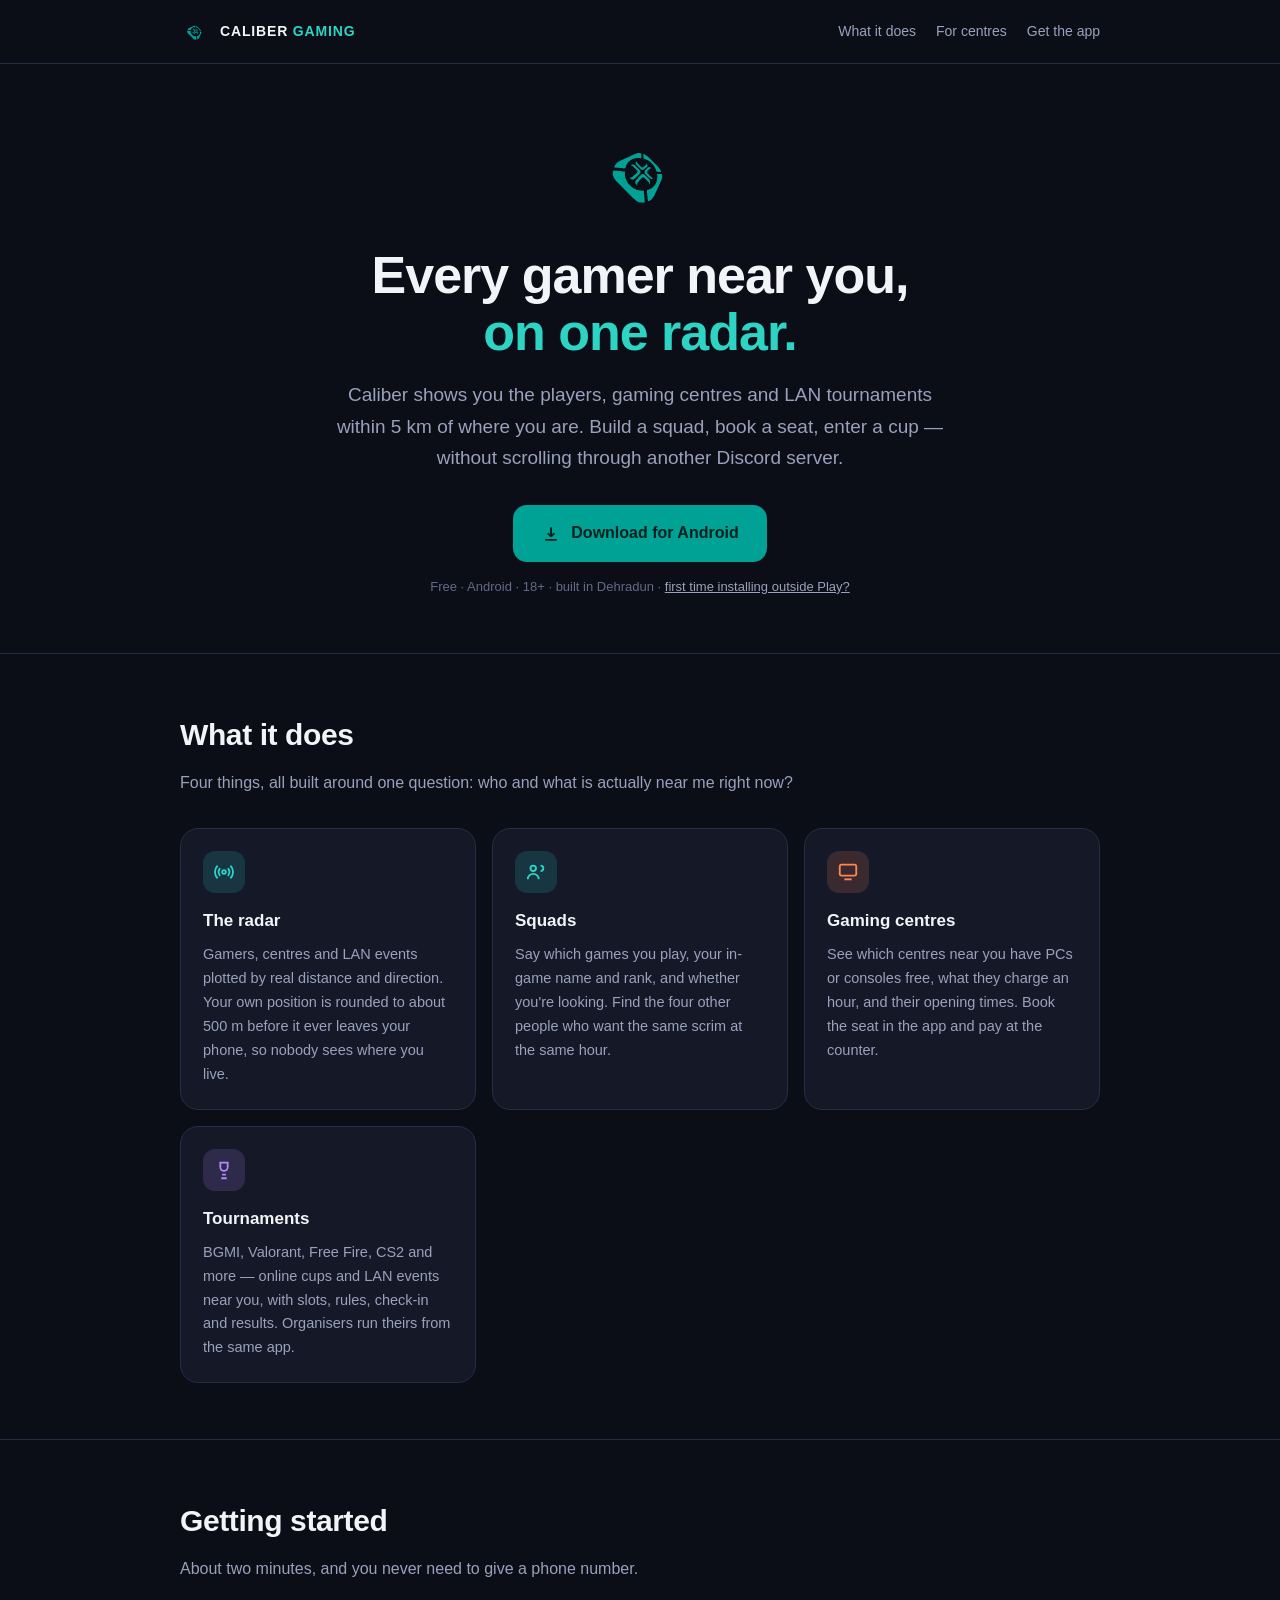
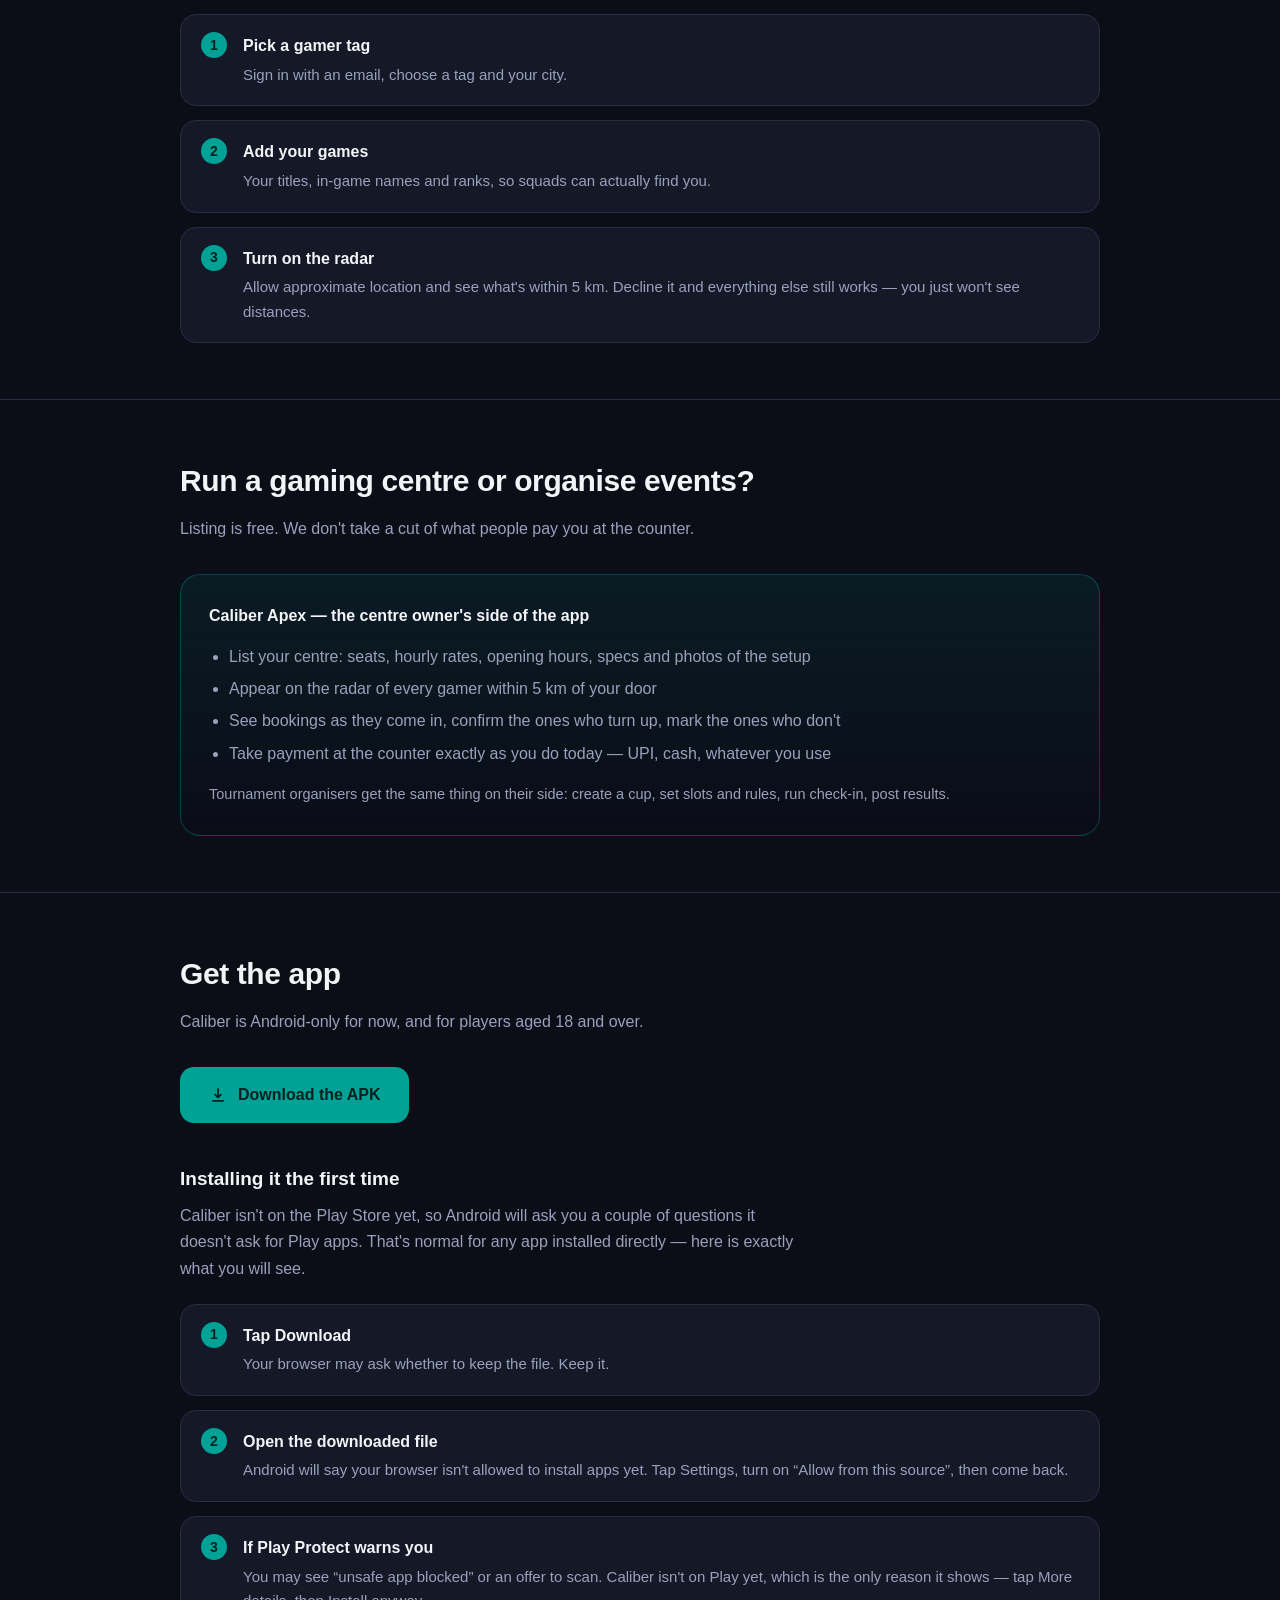
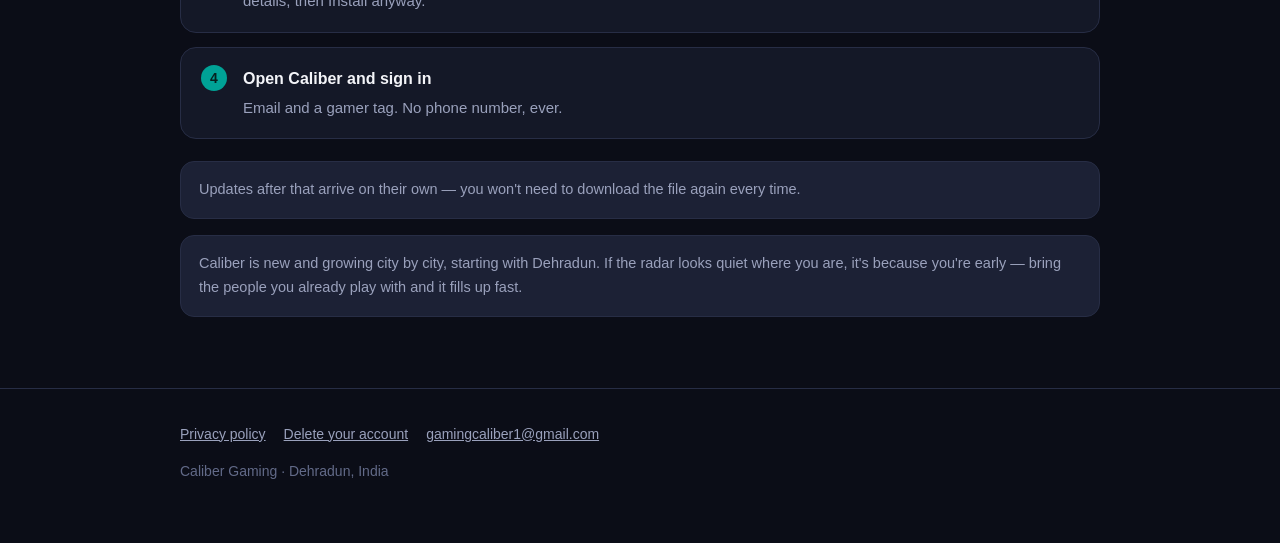
<file: index.html>
<!doctype html>
<html lang="en">
<head>
<meta charset="utf-8">
<meta name="viewport" content="width=device-width, initial-scale=1">
<title>Caliber Gaming — find gamers, centres and LAN events near you</title>
<meta name="description" content="Caliber Gaming shows you the players, gaming centres and LAN tournaments within 5 km of you. Build a squad, book a seat, enter a cup. Android, India.">
<meta property="og:title" content="Caliber Gaming">
<meta property="og:description" content="Find gamers, gaming centres and LAN events near you.">
<meta property="og:image" content="og.png">
<meta property="og:type" content="website">
<meta name="theme-color" content="#0B0D17">
<link rel="icon" href="logo.svg" type="image/svg+xml">
<link rel="apple-touch-icon" href="apple-touch-icon.png">
<style>
  :root{
    --bg:#0B0D17; --surface:#141827; --surface2:#1C2135; --border:#272D45;
    --text:#F3F4F8; --muted:#9AA1BC; --faint:#626A88;
    --teal:#00A296; --teal-bright:#2DD4C4; --coral:#FF8551; --violet:#B387FF; --amber:#FFC145;
  }
  *{box-sizing:border-box}
  html{scroll-behavior:smooth}
  body{
    margin:0; background:var(--bg); color:var(--text);
    font:16px/1.65 -apple-system,BlinkMacSystemFont,"Segoe UI",Roboto,sans-serif;
    -webkit-font-smoothing:antialiased;
  }
  a{color:var(--teal-bright)}
  .wrap{max-width:960px;margin:0 auto;padding:0 20px}

  header{padding:20px 0;border-bottom:1px solid var(--border)}
  .bar{display:flex;align-items:center;justify-content:space-between;gap:16px}
  .brand{display:flex;align-items:center;gap:10px;text-decoration:none;color:var(--text)}
  .brand img{width:30px;height:auto;display:block}
  .brand b{font-weight:900;letter-spacing:.06em;font-size:14px}
  .brand b span{color:var(--teal-bright)}
  .nav{display:flex;gap:20px;font-size:14px}
  .nav a{color:var(--muted);text-decoration:none}
  .nav a:hover{color:var(--text)}

  .hero{padding:72px 0 56px;text-align:center}
  .hero img.mark{width:104px;height:auto;margin-bottom:28px}
  h1{font-size:clamp(32px,6vw,52px);line-height:1.1;margin:0 0 18px;letter-spacing:-1px;font-weight:800}
  h1 em{font-style:normal;color:var(--teal-bright)}
  .lede{font-size:clamp(16px,2.4vw,19px);color:var(--muted);max-width:620px;margin:0 auto 32px}
  .cta{display:inline-flex;align-items:center;gap:10px;background:var(--teal);color:#06211F;
       font-weight:800;font-size:16px;padding:15px 28px;border-radius:14px;text-decoration:none}
  .cta:hover{background:var(--teal-bright)}
  .sub{display:block;color:var(--faint);font-size:13px;margin-top:14px}

  section{padding:56px 0;border-top:1px solid var(--border)}
  h2{font-size:clamp(22px,3.5vw,30px);margin:0 0 10px;letter-spacing:-.4px}
  .sect-lede{color:var(--muted);margin:0 0 32px;max-width:620px}

  .grid{display:grid;grid-template-columns:repeat(auto-fit,minmax(240px,1fr));gap:16px}
  .card{background:var(--surface);border:1px solid var(--border);border-radius:18px;padding:22px}
  .card h3{margin:14px 0 8px;font-size:17px}
  .card p{margin:0;color:var(--muted);font-size:14.5px}
  .ico{width:42px;height:42px;border-radius:12px;display:flex;align-items:center;justify-content:center}

  .steps{counter-reset:s;display:grid;gap:14px;margin:0;padding:0;list-style:none}
  .steps li{counter-increment:s;background:var(--surface);border:1px solid var(--border);
            border-radius:16px;padding:18px 20px 18px 62px;position:relative;color:var(--muted);font-size:15px}
  .steps li b{color:var(--text);display:block;font-size:16px;margin-bottom:3px}
  .steps li::before{content:counter(s);position:absolute;left:20px;top:17px;width:26px;height:26px;
    border-radius:13px;background:var(--teal);color:#06211F;font-weight:800;font-size:14px;
    display:flex;align-items:center;justify-content:center}

  .owner{background:linear-gradient(180deg,rgba(0,162,150,.10),rgba(0,162,150,0));
         border:1px solid rgba(0,162,150,.35);border-radius:20px;padding:28px}
  .owner ul{margin:14px 0 0;padding-left:20px;color:var(--muted)}
  .owner li{margin:6px 0}

  .note{background:var(--surface2);border:1px solid var(--border);border-radius:14px;
        padding:16px 18px;color:var(--muted);font-size:14.5px}

  footer{border-top:1px solid var(--border);padding:34px 0 60px;color:var(--faint);font-size:14px}
  footer a{color:var(--muted)}
  .flinks{display:flex;flex-wrap:wrap;gap:18px;margin-bottom:14px}
</style>
</head>
<body>

<header>
  <div class="wrap bar">
    <a class="brand" href="#top"><img src="logo.svg" alt=""><b>CALIBER<span> GAMING</span></b></a>
    <nav class="nav">
      <a href="#what">What it does</a>
      <a href="#centres">For centres</a>
      <a href="#get">Get the app</a>
    </nav>
  </div>
</header>

<main id="top">

  <div class="wrap hero">
    <img class="mark" src="logo.svg" alt="Caliber Gaming">
    <h1>Every gamer near you,<br><em>on one radar.</em></h1>
    <p class="lede">
      Caliber shows you the players, gaming centres and LAN tournaments within 5 km of where you are.
      Build a squad, book a seat, enter a cup — without scrolling through another Discord server.
    </p>
    <a class="cta" href="https://github.com/calibergaming/releases/releases/latest/download/caliber-latest.apk">
      <svg width="20" height="20" viewBox="0 0 24 24" fill="none" stroke="currentColor" stroke-width="2.2" aria-hidden="true"><path d="M12 4v11m0 0l-4-4m4 4l4-4M5 19h14"/></svg>
      Download for Android
    </a>
    <span class="sub">Free · Android · 18+ · built in Dehradun · <a href="#install" style="color:var(--muted)">first time installing outside Play?</a></span>
  </div>

  <section id="what">
    <div class="wrap">
      <h2>What it does</h2>
      <p class="sect-lede">Four things, all built around one question: who and what is actually near me right now?</p>
      <div class="grid">

        <div class="card">
          <div class="ico" style="background:rgba(45,212,196,.16)">
            <svg width="22" height="22" viewBox="0 0 24 24" fill="none" stroke="#2DD4C4" stroke-width="2" aria-hidden="true"><circle cx="12" cy="12" r="2"/><path d="M16.2 7.8a6 6 0 0 1 0 8.4M7.8 16.2a6 6 0 0 1 0-8.4M19 5a10 10 0 0 1 0 14M5 19A10 10 0 0 1 5 5"/></svg>
          </div>
          <h3>The radar</h3>
          <p>Gamers, centres and LAN events plotted by real distance and direction. Your own position is rounded to about 500 m before it ever leaves your phone, so nobody sees where you live.</p>
        </div>

        <div class="card">
          <div class="ico" style="background:rgba(45,212,196,.16)">
            <svg width="22" height="22" viewBox="0 0 24 24" fill="none" stroke="#2DD4C4" stroke-width="2" aria-hidden="true"><circle cx="9" cy="8" r="3"/><path d="M3 20a6 6 0 0 1 12 0M17 11a3 3 0 0 0 0-6"/></svg>
          </div>
          <h3>Squads</h3>
          <p>Say which games you play, your in-game name and rank, and whether you're looking. Find the four other people who want the same scrim at the same hour.</p>
        </div>

        <div class="card">
          <div class="ico" style="background:rgba(255,133,81,.16)">
            <svg width="22" height="22" viewBox="0 0 24 24" fill="none" stroke="#FF8551" stroke-width="2" aria-hidden="true"><rect x="3" y="4" width="18" height="12" rx="2"/><path d="M8 20h8"/></svg>
          </div>
          <h3>Gaming centres</h3>
          <p>See which centres near you have PCs or consoles free, what they charge an hour, and their opening times. Book the seat in the app and pay at the counter.</p>
        </div>

        <div class="card">
          <div class="ico" style="background:rgba(179,135,255,.16)">
            <svg width="22" height="22" viewBox="0 0 24 24" fill="none" stroke="#B387FF" stroke-width="2" aria-hidden="true"><path d="M8 4h8v5a4 4 0 0 1-8 0zM10 17h4M9 21h6"/></svg>
          </div>
          <h3>Tournaments</h3>
          <p>BGMI, Valorant, Free Fire, CS2 and more — online cups and LAN events near you, with slots, rules, check-in and results. Organisers run theirs from the same app.</p>
        </div>

      </div>
    </div>
  </section>

  <section id="how">
    <div class="wrap">
      <h2>Getting started</h2>
      <p class="sect-lede">About two minutes, and you never need to give a phone number.</p>
      <ol class="steps">
        <li><b>Pick a gamer tag</b>Sign in with an email, choose a tag and your city.</li>
        <li><b>Add your games</b>Your titles, in-game names and ranks, so squads can actually find you.</li>
        <li><b>Turn on the radar</b>Allow approximate location and see what's within 5 km. Decline it and everything else still works — you just won't see distances.</li>
      </ol>
    </div>
  </section>

  <section id="centres">
    <div class="wrap">
      <h2>Run a gaming centre or organise events?</h2>
      <p class="sect-lede">Listing is free. We don't take a cut of what people pay you at the counter.</p>
      <div class="owner">
        <strong>Caliber Apex — the centre owner's side of the app</strong>
        <ul>
          <li>List your centre: seats, hourly rates, opening hours, specs and photos of the setup</li>
          <li>Appear on the radar of every gamer within 5 km of your door</li>
          <li>See bookings as they come in, confirm the ones who turn up, mark the ones who don't</li>
          <li>Take payment at the counter exactly as you do today — UPI, cash, whatever you use</li>
        </ul>
        <p style="margin:16px 0 0;color:var(--muted);font-size:14.5px">
          Tournament organisers get the same thing on their side: create a cup, set slots and rules, run check-in, post results.
        </p>
      </div>
    </div>
  </section>

  <section id="get">
    <div class="wrap">
      <h2>Get the app</h2>
      <p class="sect-lede">Caliber is Android-only for now, and for players aged 18 and over.</p>
      <a class="cta" href="https://github.com/calibergaming/releases/releases/latest/download/caliber-latest.apk">
        <svg width="20" height="20" viewBox="0 0 24 24" fill="none" stroke="currentColor" stroke-width="2.2" aria-hidden="true"><path d="M12 4v11m0 0l-4-4m4 4l4-4M5 19h14"/></svg>
        Download the APK
      </a>

      <h3 id="install" style="margin:40px 0 8px;font-size:19px">Installing it the first time</h3>
      <p class="sect-lede" style="margin-bottom:22px">
        Caliber isn't on the Play Store yet, so Android will ask you a couple of questions it doesn't ask
        for Play apps. That's normal for any app installed directly &mdash; here is exactly what you will see.
      </p>
      <ol class="steps">
        <li><b>Tap Download</b>Your browser may ask whether to keep the file. Keep it.</li>
        <li><b>Open the downloaded file</b>Android will say your browser isn't allowed to install apps yet. Tap Settings, turn on &ldquo;Allow from this source&rdquo;, then come back.</li>
        <li><b>If Play Protect warns you</b>You may see &ldquo;unsafe app blocked&rdquo; or an offer to scan. Caliber isn't on Play yet, which is the only reason it shows &mdash; tap More details, then Install anyway.</li>
        <li><b>Open Caliber and sign in</b>Email and a gamer tag. No phone number, ever.</li>
      </ol>
      <p class="note" style="margin-top:22px">
        Updates after that arrive on their own &mdash; you won't need to download the file again every time.
      </p>

      <p class="note" style="margin-top:16px">
        Caliber is new and growing city by city, starting with Dehradun. If the radar looks quiet where you are,
        it's because you're early &mdash; bring the people you already play with and it fills up fast.
      </p>
    </div>
  </section>

</main>

<footer>
  <div class="wrap">
    <div class="flinks">
      <a href="privacy.html">Privacy policy</a>
      <a href="delete-account.html">Delete your account</a>
      <a href="mailto:gamingcaliber1@gmail.com">gamingcaliber1@gmail.com</a>
    </div>
    Caliber Gaming · Dehradun, India
  </div>
</footer>

</body>
</html>
</file>
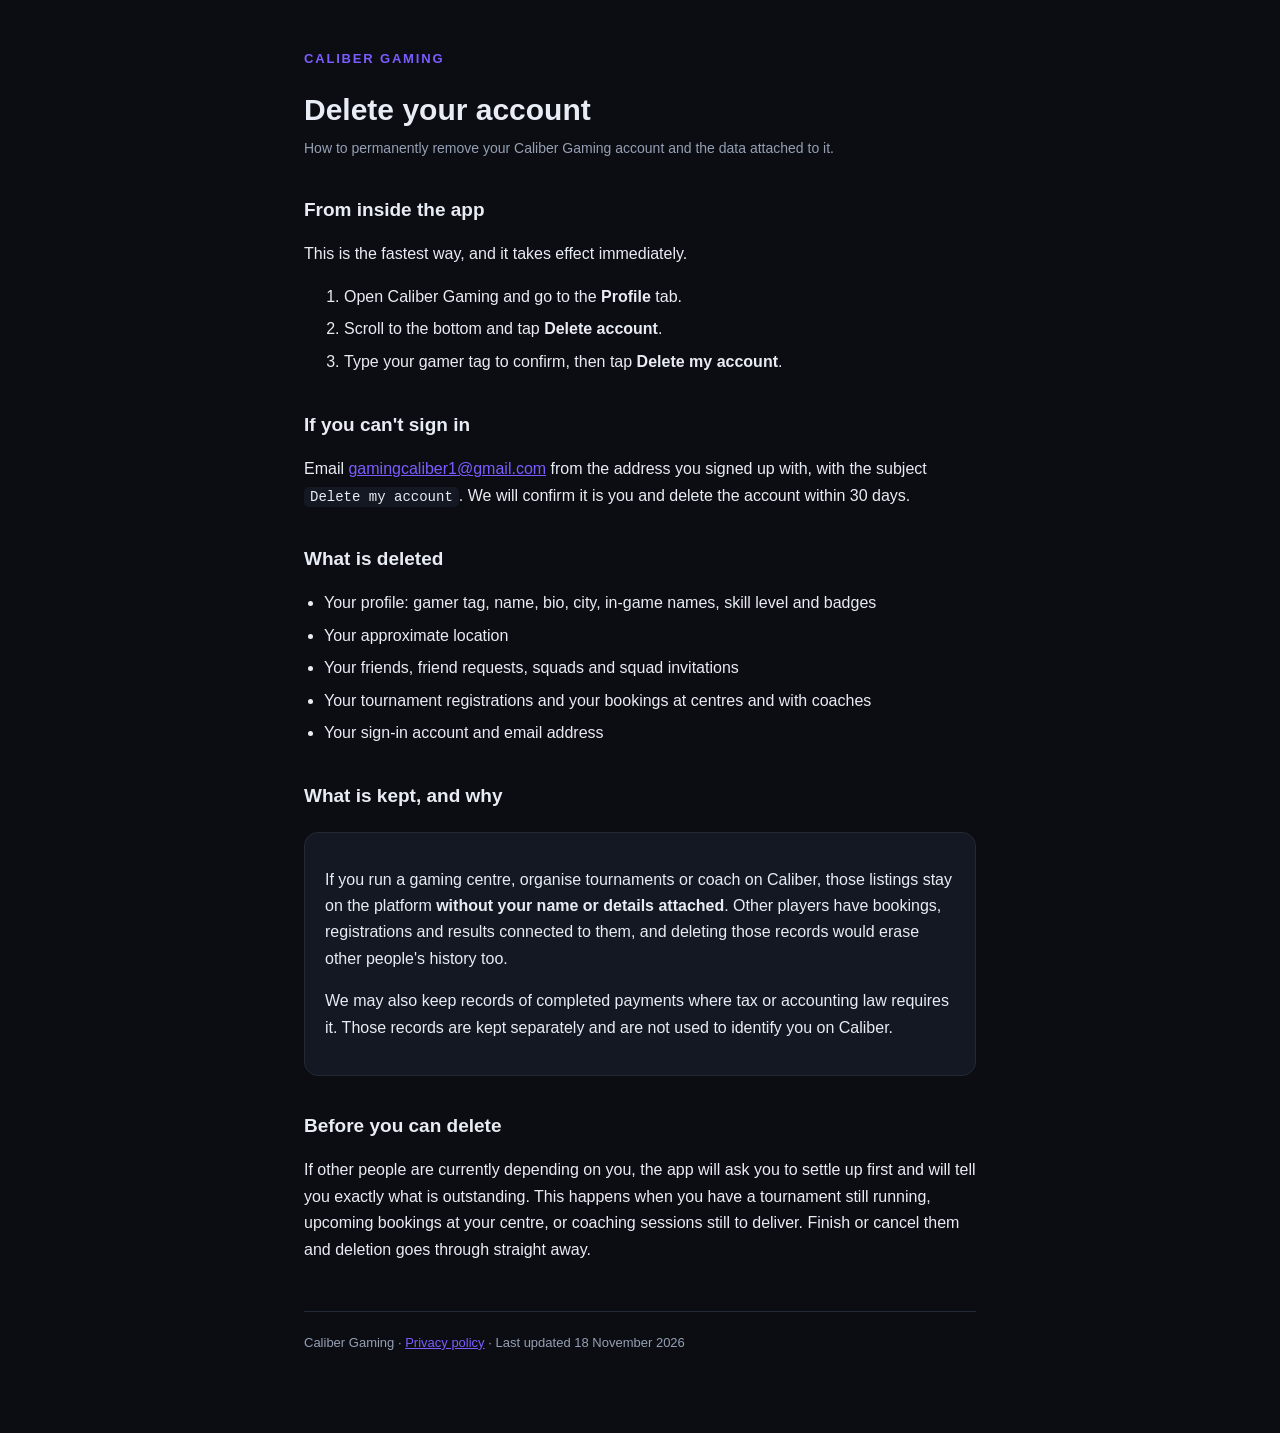
<file: delete-account.html>
<!DOCTYPE html>
<html lang="en"><head>
<meta charset="utf-8"><meta name="viewport" content="width=device-width,initial-scale=1">
<title>Delete your Caliber Gaming account</title><link rel="stylesheet" href="style.css">
</head><body><main>
<div class="brand">Caliber Gaming</div>
<h1>Delete your account</h1>
<p class="sub">How to permanently remove your Caliber Gaming account and the data attached to it.</p>

<h2>From inside the app</h2>
<p>This is the fastest way, and it takes effect immediately.</p>
<ol>
  <li>Open Caliber Gaming and go to the <strong>Profile</strong> tab.</li>
  <li>Scroll to the bottom and tap <strong>Delete account</strong>.</li>
  <li>Type your gamer tag to confirm, then tap <strong>Delete my account</strong>.</li>
</ol>

<h2>If you can't sign in</h2>
<p>Email <a href="mailto:gamingcaliber1@gmail.com">gamingcaliber1@gmail.com</a> from the address you signed up with, with the subject <code>Delete my account</code>. We will confirm it is you and delete the account within 30 days.</p>

<h2>What is deleted</h2>
<ul>
  <li>Your profile: gamer tag, name, bio, city, in-game names, skill level and badges</li>
  <li>Your approximate location</li>
  <li>Your friends, friend requests, squads and squad invitations</li>
  <li>Your tournament registrations and your bookings at centres and with coaches</li>
  <li>Your sign-in account and email address</li>
</ul>

<h2>What is kept, and why</h2>
<div class="card">
<p>If you run a gaming centre, organise tournaments or coach on Caliber, those listings stay on the platform <strong>without your name or details attached</strong>. Other players have bookings, registrations and results connected to them, and deleting those records would erase other people's history too.</p>
<p>We may also keep records of completed payments where tax or accounting law requires it. Those records are kept separately and are not used to identify you on Caliber.</p>
</div>

<h2>Before you can delete</h2>
<p>If other people are currently depending on you, the app will ask you to settle up first and will tell you exactly what is outstanding. This happens when you have a tournament still running, upcoming bookings at your centre, or coaching sessions still to deliver. Finish or cancel them and deletion goes through straight away.</p>

<footer>
Caliber Gaming · <a href="privacy.html">Privacy policy</a> · Last updated 18 November 2026
</footer>
</main></body></html>
</file>
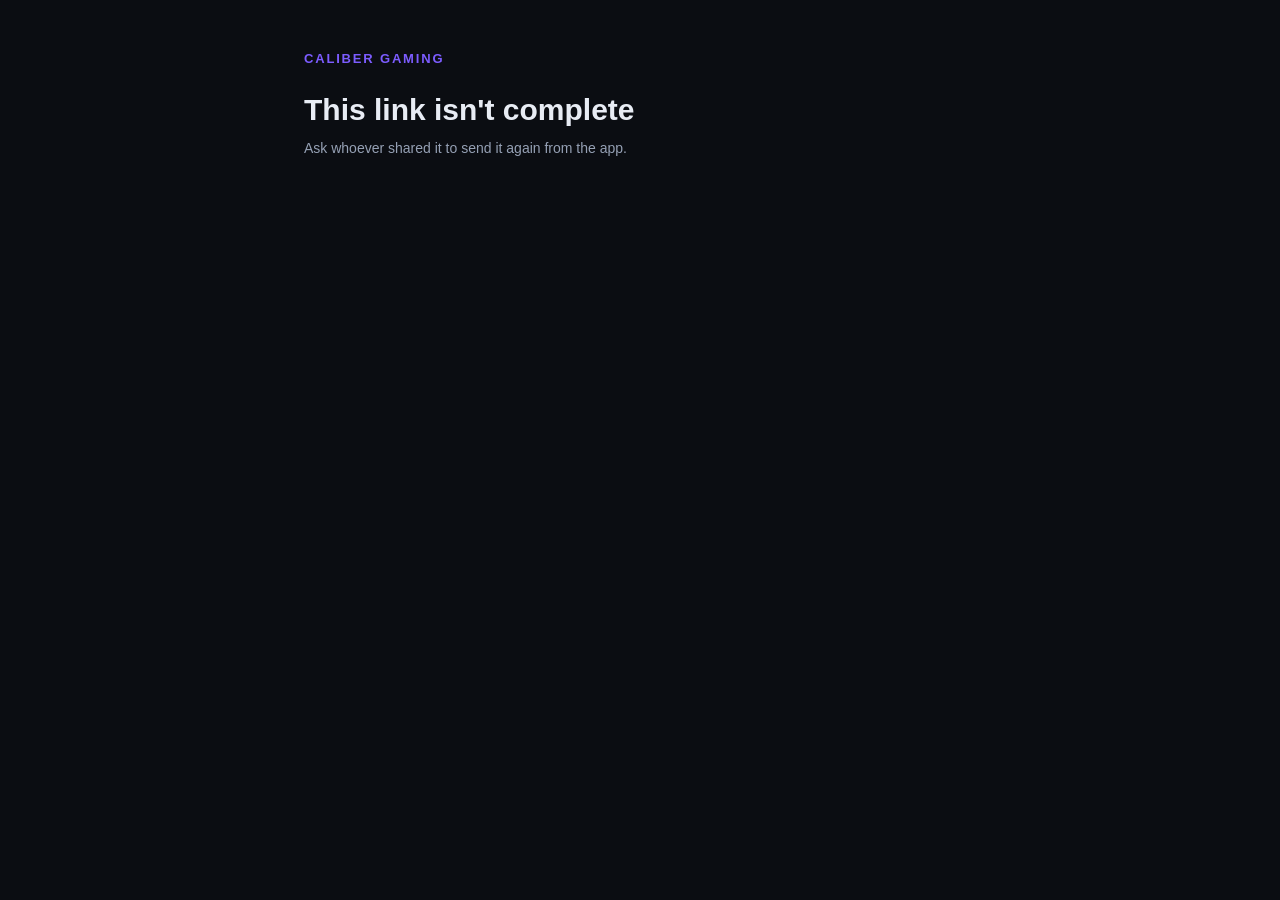
<file: open.html>
<!doctype html>
<html lang="en">
<head>
<meta charset="utf-8">
<meta name="viewport" content="width=device-width, initial-scale=1">
<meta name="robots" content="noindex">
<title>Open in Caliber Gaming</title>
<meta property="og:title" content="Open in Caliber Gaming">
<meta property="og:description" content="Tap to open this in the Caliber Gaming app.">
<meta property="og:image" content="og.png">
<link rel="icon" href="logo.svg" type="image/svg+xml">
<link rel="stylesheet" href="style.css">
<style>
  .btn { display:block; text-align:center; padding:14px 18px; border-radius:12px; font-weight:700; text-decoration:none; margin:12px 0; }
  .primary { background:var(--primary); color:#fff; }
  .ghost { border:1px solid var(--line); color:var(--text); }
  #bad { display:none; }
</style>
</head>
<body>
<main>
  <div class="brand">Caliber Gaming</div>
  <div id="ok">
    <h1>Opening Caliber Gaming…</h1>
    <p class="sub">If the app doesn't open on its own, tap the button.</p>
    <a id="open" class="btn primary" href="#">Open in the app</a>
    <div class="card">
      <b>Don't have the app yet?</b>
      <p class="sub" style="margin:6px 0 0">Android only for now. Install it, then tap your link again.</p>
      <a class="btn ghost" href="https://github.com/calibergaming/releases/releases/latest/download/caliber-latest.apk">Download for Android</a>
    </div>
  </div>
  <div id="bad">
    <h1>This link isn't complete</h1>
    <p class="sub">Ask whoever shared it to send it again from the app.</p>
  </div>
</main>
<script>
// Links look like open.html?to=centre/<id>. Only these five screens, and only
// a plain id, are ever opened - nothing from the URL is written into the page.
(function () {
  var params = new URLSearchParams(location.search);
  var to = params.get('to') || '';
  var noApp = params.get('noapp') === '1';
  if (!/^(centre|tournament|player|coach|squad)\/[A-Za-z0-9-]{1,64}$/.test(to)) {
    document.getElementById('ok').style.display = 'none';
    document.getElementById('bad').style.display = 'block';
    return;
  }
  var android = /Android/i.test(navigator.userAgent);
  // Android: an intent link opens the installed app straight to the screen
  // (WhatsApp's in-app browser and Chrome both honour it). Elsewhere: the
  // app's own scheme, which Expo Router maps to the same route.
  // Without a fallback, Android sends a missing app to the Play Store, where
  // Caliber is not listed yet - so come back here with noapp=1 instead.
  var back = location.origin + location.pathname + '?to=' + to + '&noapp=1';
  var url = android
    ? 'intent://' + to + '#Intent;scheme=calibergaming;package=com.calibergaming.app;S.browser_fallback_url=' + encodeURIComponent(back) + ';end'
    : 'calibergaming://' + to;
  document.getElementById('open').href = url;
  if (noApp) {
    document.querySelector('#ok h1').textContent = 'Get Caliber Gaming to open this';
    document.querySelector('#ok .sub').textContent = "Caliber Gaming isn't installed on this phone yet.";
    return;
  }
  setTimeout(function () { location.href = url; }, 150);
})();
</script>
</body>
</html>
</file>
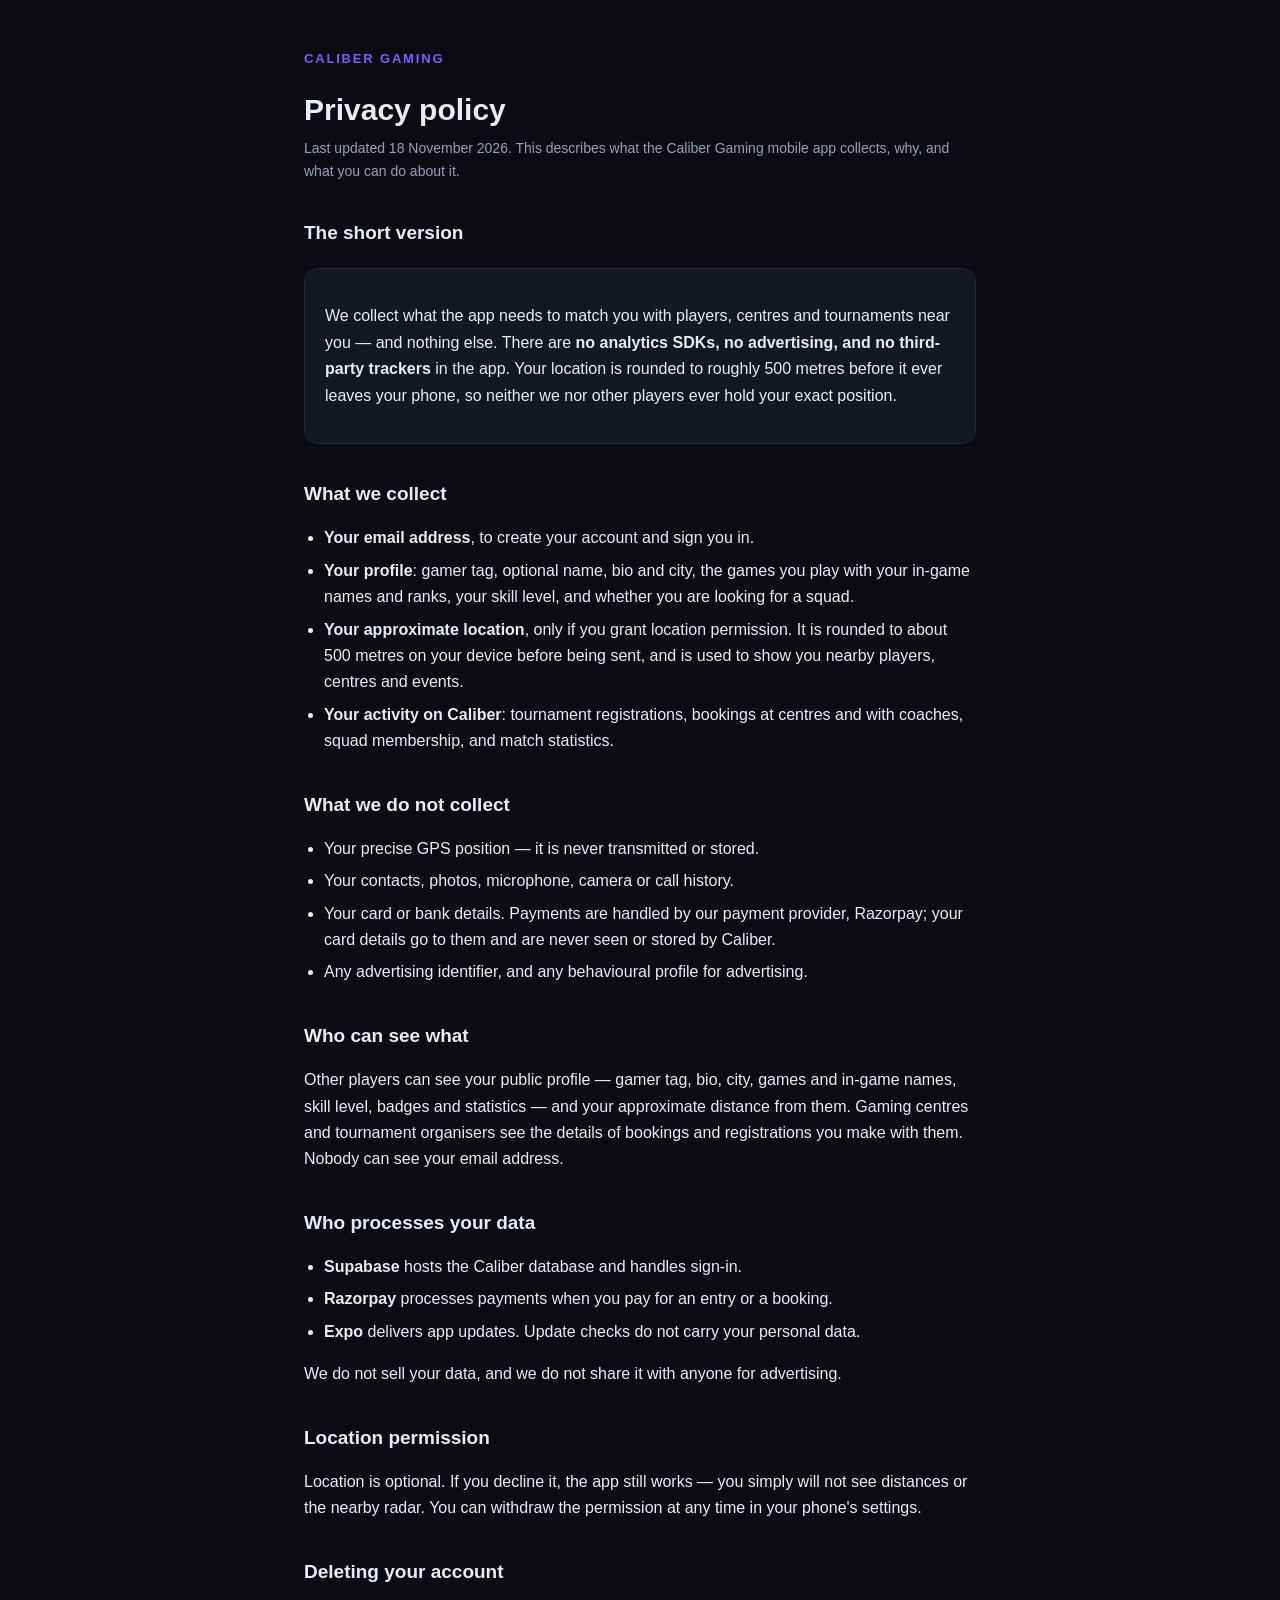
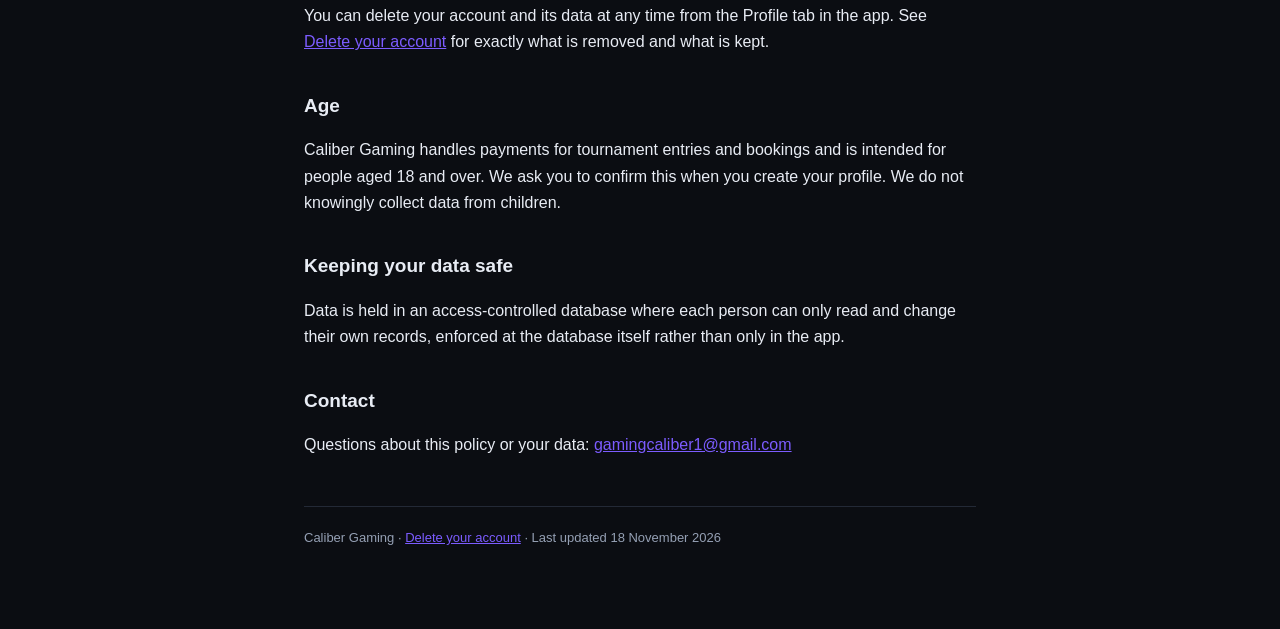
<file: privacy.html>
<!DOCTYPE html>
<html lang="en"><head>
<meta charset="utf-8"><meta name="viewport" content="width=device-width,initial-scale=1">
<title>Caliber Gaming — Privacy policy</title><link rel="stylesheet" href="style.css">
</head><body><main>
<div class="brand">Caliber Gaming</div>
<h1>Privacy policy</h1>
<p class="sub">Last updated 18 November 2026. This describes what the Caliber Gaming mobile app collects, why, and what you can do about it.</p>

<h2>The short version</h2>
<div class="card">
<p>We collect what the app needs to match you with players, centres and tournaments near you — and nothing else. There are <strong>no analytics SDKs, no advertising, and no third-party trackers</strong> in the app. Your location is rounded to roughly 500 metres before it ever leaves your phone, so neither we nor other players ever hold your exact position.</p>
</div>

<h2>What we collect</h2>
<ul>
  <li><strong>Your email address</strong>, to create your account and sign you in.</li>
  <li><strong>Your profile</strong>: gamer tag, optional name, bio and city, the games you play with your in-game names and ranks, your skill level, and whether you are looking for a squad.</li>
  <li><strong>Your approximate location</strong>, only if you grant location permission. It is rounded to about 500 metres on your device before being sent, and is used to show you nearby players, centres and events.</li>
  <li><strong>Your activity on Caliber</strong>: tournament registrations, bookings at centres and with coaches, squad membership, and match statistics.</li>
</ul>

<h2>What we do not collect</h2>
<ul>
  <li>Your precise GPS position — it is never transmitted or stored.</li>
  <li>Your contacts, photos, microphone, camera or call history.</li>
  <li>Your card or bank details. Payments are handled by our payment provider, Razorpay; your card details go to them and are never seen or stored by Caliber.</li>
  <li>Any advertising identifier, and any behavioural profile for advertising.</li>
</ul>

<h2>Who can see what</h2>
<p>Other players can see your public profile — gamer tag, bio, city, games and in-game names, skill level, badges and statistics — and your approximate distance from them. Gaming centres and tournament organisers see the details of bookings and registrations you make with them. Nobody can see your email address.</p>

<h2>Who processes your data</h2>
<ul>
  <li><strong>Supabase</strong> hosts the Caliber database and handles sign-in.</li>
  <li><strong>Razorpay</strong> processes payments when you pay for an entry or a booking.</li>
  <li><strong>Expo</strong> delivers app updates. Update checks do not carry your personal data.</li>
</ul>
<p>We do not sell your data, and we do not share it with anyone for advertising.</p>

<h2>Location permission</h2>
<p>Location is optional. If you decline it, the app still works — you simply will not see distances or the nearby radar. You can withdraw the permission at any time in your phone's settings.</p>

<h2>Deleting your account</h2>
<p>You can delete your account and its data at any time from the Profile tab in the app. See <a href="delete-account.html">Delete your account</a> for exactly what is removed and what is kept.</p>

<h2>Age</h2>
<p>Caliber Gaming handles payments for tournament entries and bookings and is intended for people aged 18 and over. We ask you to confirm this when you create your profile. We do not knowingly collect data from children.</p>

<h2>Keeping your data safe</h2>
<p>Data is held in an access-controlled database where each person can only read and change their own records, enforced at the database itself rather than only in the app.</p>

<h2>Contact</h2>
<p>Questions about this policy or your data: <a href="mailto:gamingcaliber1@gmail.com">gamingcaliber1@gmail.com</a></p>

<footer>
Caliber Gaming · <a href="delete-account.html">Delete your account</a> · Last updated 18 November 2026
</footer>
</main></body></html>
</file>
<file: style.css>
:root { --bg:#0b0d12; --surface:#141822; --line:#232936; --text:#e8ecf4; --muted:#95a0b4; --primary:#7c5cff; }
* { box-sizing: border-box; }
body { margin:0; background:var(--bg); color:var(--text); font:16px/1.65 -apple-system,BlinkMacSystemFont,"Segoe UI",Roboto,sans-serif; }
main { max-width:720px; margin:0 auto; padding:48px 24px 80px; }
a { color:var(--primary); }
h1 { font-size:30px; line-height:1.25; margin:0 0 8px; }
h2 { font-size:19px; margin:34px 0 10px; }
.sub { color:var(--muted); margin:0 0 28px; font-size:14px; }
.card { background:var(--surface); border:1px solid var(--line); border-radius:14px; padding:18px 20px; margin:20px 0; }
ul { padding-left:20px; } li { margin:6px 0; }
code { background:var(--surface); padding:2px 6px; border-radius:5px; font-size:14px; }
footer { color:var(--muted); font-size:13px; border-top:1px solid var(--line); margin-top:48px; padding-top:20px; }
.brand { font-weight:700; letter-spacing:.14em; text-transform:uppercase; font-size:13px; color:var(--primary); margin-bottom:22px; }
</file>
